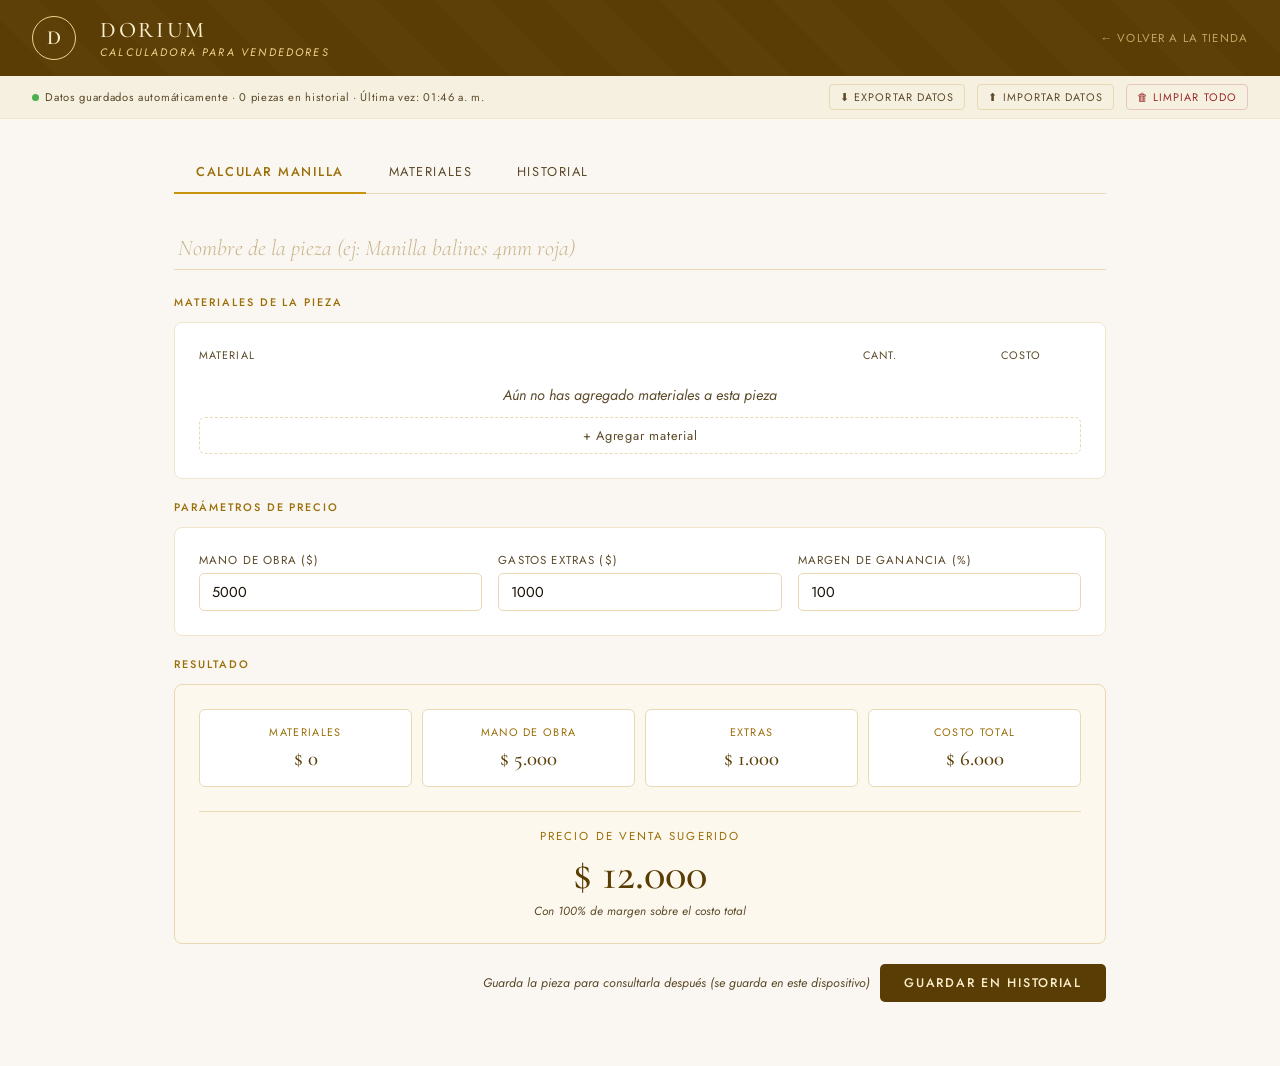
<file: dorium-joyeria-web/dorium/calculadora.html>
<!DOCTYPE html>
<html lang="es">
<head>
<meta charset="UTF-8" />
<meta name="viewport" content="width=device-width, initial-scale=1.0" />
<title>DORIUM — Calculadora de Precios para Vendedores</title>
<meta name="robots" content="noindex" />
<link href="https://fonts.googleapis.com/css2?family=Cormorant+Garamond:ital,wght@0,300;0,400;0,500;0,600;1,300;1,400&family=Jost:wght@300;400;500&display=swap" rel="stylesheet" />
<style>
  *, *::before, *::after { box-sizing: border-box; margin: 0; padding: 0; }

  :root {
    --gold-50:  #fdf8ee;
    --gold-100: #f9edcc;
    --gold-200: #f0d28a;
    --gold-400: #c9940d;
    --gold-600: #9a6e08;
    --gold-800: #5a3d04;
    --gold-900: #3a2602;
    --cream:    #faf7f2;
    --ink:      #1a1309;
    --ink-soft: #5c4a2a;
    --border:   #e8d9b4;
    --border-soft: #f0e6cc;
    --danger:   #9a2a2a;
  }

  html { font-size: 16px; }
  body { font-family: 'Jost', sans-serif; background: var(--cream); color: var(--ink); min-height: 100vh; }

  /* HEADER */
  .site-header {
    background: var(--gold-800);
    padding: 1rem 2rem;
    display: flex;
    align-items: center;
    gap: 1.5rem;
    position: relative;
    overflow: hidden;
  }
  .site-header::after {
    content: '';
    position: absolute; inset: 0;
    background: repeating-linear-gradient(45deg, transparent, transparent 40px, rgba(255,255,255,0.015) 40px, rgba(255,255,255,0.015) 80px);
    pointer-events: none;
  }
  .logo-mark {
    width: 44px; height: 44px;
    border-radius: 50%;
    border: 1.5px solid var(--gold-200);
    display: flex; align-items: center; justify-content: center;
    font-family: 'Cormorant Garamond', serif;
    font-size: 20px; font-weight: 600;
    color: var(--gold-100);
    flex-shrink: 0;
    text-decoration: none;
  }
  .brand-text { flex: 1; }
  .brand-name { font-family: 'Cormorant Garamond', serif; font-size: 1.4rem; font-weight: 500; color: var(--gold-100); letter-spacing: 0.12em; }
  .brand-tagline { font-size: 0.68rem; color: var(--gold-200); letter-spacing: 0.2em; text-transform: uppercase; margin-top: 1px; font-style: italic; }
  .header-back { font-size: 0.72rem; letter-spacing: 0.1em; text-transform: uppercase; color: var(--gold-200); text-decoration: none; opacity: 0.7; transition: opacity 0.2s; }
  .header-back:hover { opacity: 1; }

  /* STORAGE INDICATOR */
  .storage-bar {
    background: rgba(201,148,13,0.08);
    border-bottom: 1px solid var(--border-soft);
    padding: 0.5rem 2rem;
    display: flex;
    align-items: center;
    justify-content: space-between;
    font-size: 0.7rem;
    color: var(--ink-soft);
    letter-spacing: 0.06em;
    gap: 1rem;
    flex-wrap: wrap;
  }
  .storage-status { display: flex; align-items: center; gap: 0.4rem; }
  .storage-dot { width: 7px; height: 7px; border-radius: 50%; background: #4caf50; flex-shrink: 0; }
  .storage-dot.warn { background: var(--gold-400); }
  .storage-actions { display: flex; gap: 0.75rem; }
  .storage-btn {
    font-family: 'Jost', sans-serif;
    font-size: 0.68rem;
    letter-spacing: 0.1em;
    text-transform: uppercase;
    padding: 4px 10px;
    background: none;
    border: 1px solid var(--border);
    border-radius: 4px;
    cursor: pointer;
    color: var(--ink-soft);
    transition: all 0.15s;
  }
  .storage-btn:hover { border-color: var(--gold-400); color: var(--gold-600); }
  .storage-btn.danger { border-color: #e8c5c5; color: var(--danger); }
  .storage-btn.danger:hover { background: #fdf0f0; }

  /* LAYOUT */
  .app { max-width: 980px; margin: 0 auto; padding: 2rem 1.5rem 4rem; }

  /* TABS */
  .tabs { display: flex; gap: 0; border-bottom: 1.5px solid var(--border); margin-bottom: 2rem; }
  .tab {
    padding: 0.7rem 1.4rem;
    font-family: 'Jost', sans-serif; font-size: 0.8rem;
    letter-spacing: 0.12em; text-transform: uppercase; font-weight: 400;
    cursor: pointer; border: none; background: none; color: var(--ink-soft);
    border-bottom: 2px solid transparent; margin-bottom: -1.5px;
    transition: color 0.2s, border-color 0.2s;
  }
  .tab:hover { color: var(--gold-600); }
  .tab.active { color: var(--gold-600); border-bottom-color: var(--gold-400); font-weight: 500; }

  /* PANEL */
  .panel { display: none; }
  .panel.active { display: block; }

  /* SECTION LABELS */
  .section-label { font-size: 0.68rem; letter-spacing: 0.18em; text-transform: uppercase; color: var(--gold-600); font-weight: 500; margin-bottom: 0.75rem; }

  /* CARD */
  .card { background: white; border: 1px solid var(--border-soft); border-radius: 8px; padding: 1.5rem; margin-bottom: 1.25rem; }
  .card-gold { background: var(--gold-50); border-color: var(--border); }

  /* INGREDIENTS */
  .ingredient-row { display: grid; grid-template-columns: 1fr 70px 100px 32px; gap: 8px; align-items: center; margin-bottom: 8px; }
  .ingredient-row select, .ingredient-row input[type=number] {
    font-family: 'Jost', sans-serif; font-size: 0.82rem; padding: 7px 8px;
    border: 1px solid var(--border); border-radius: 5px; background: white; color: var(--ink);
    outline: none; transition: border-color 0.15s; width: 100%; min-width: 0;
  }
  .ingredient-row select:focus, .ingredient-row input:focus { border-color: var(--gold-400); }
  .ing-cost { font-size: 0.82rem; color: var(--ink-soft); text-align: right; font-variant-numeric: tabular-nums; }
  .btn-remove {
    background: none; border: none; cursor: pointer; font-size: 1rem; color: #bbb;
    display: flex; align-items: center; justify-content: center;
    transition: color 0.15s; width: 28px; height: 28px; border-radius: 4px;
  }
  .btn-remove:hover { color: var(--danger); background: #fdf0f0; }
  .ing-header { display: grid; grid-template-columns: 1fr 70px 100px 32px; gap: 8px; margin-bottom: 6px; }
  .ing-header span { font-size: 0.68rem; letter-spacing: 0.1em; text-transform: uppercase; color: var(--ink-soft); }
  .btn-add-ing {
    width: 100%; padding: 8px; background: none; border: 1.5px dashed var(--border); border-radius: 6px;
    font-family: 'Jost', sans-serif; font-size: 0.8rem; color: var(--ink-soft); cursor: pointer;
    margin-top: 4px; letter-spacing: 0.06em; transition: all 0.15s;
  }
  .btn-add-ing:hover { border-color: var(--gold-400); color: var(--gold-600); }

  /* CONFIG */
  .config-grid { display: grid; grid-template-columns: repeat(3, 1fr); gap: 1rem; }
  .field { display: flex; flex-direction: column; gap: 5px; }
  .field label { font-size: 0.72rem; letter-spacing: 0.1em; text-transform: uppercase; color: var(--ink-soft); }
  .field input, .field select {
    font-family: 'Jost', sans-serif; font-size: 0.9rem; padding: 8px 12px;
    border: 1px solid var(--border); border-radius: 5px; background: white; color: var(--ink);
    outline: none; transition: border-color 0.15s;
  }
  .field input:focus { border-color: var(--gold-400); }

  /* RESULT */
  .result-metrics { display: grid; grid-template-columns: repeat(4, 1fr); gap: 10px; margin-bottom: 1.5rem; }
  .metric { background: white; border: 1px solid var(--border); border-radius: 6px; padding: 0.9rem 1rem; text-align: center; }
  .metric-label { font-size: 0.68rem; letter-spacing: 0.12em; text-transform: uppercase; color: var(--gold-600); margin-bottom: 6px; }
  .metric-value { font-family: 'Cormorant Garamond', serif; font-size: 1.3rem; font-weight: 500; color: var(--gold-800); }
  .result-price-wrap { text-align: center; padding-top: 1rem; border-top: 1px solid var(--border); }
  .result-price-label { font-size: 0.72rem; letter-spacing: 0.18em; text-transform: uppercase; color: var(--gold-600); margin-bottom: 8px; }
  .result-price { font-family: 'Cormorant Garamond', serif; font-size: 2.8rem; font-weight: 500; color: var(--gold-800); line-height: 1; }
  .result-note { font-size: 0.74rem; color: var(--ink-soft); margin-top: 6px; font-style: italic; }

  /* BUTTONS */
  .btn-primary {
    font-family: 'Jost', sans-serif; font-size: 0.78rem; letter-spacing: 0.14em; text-transform: uppercase;
    font-weight: 500; padding: 10px 24px; background: var(--gold-800); color: var(--gold-100);
    border: none; border-radius: 5px; cursor: pointer; transition: background 0.15s;
  }
  .btn-primary:hover { background: var(--gold-900); }
  .btn-secondary {
    font-family: 'Jost', sans-serif; font-size: 0.78rem; letter-spacing: 0.1em; text-transform: uppercase;
    padding: 8px 16px; background: white; color: var(--ink-soft); border: 1px solid var(--border);
    border-radius: 5px; cursor: pointer; transition: all 0.15s;
  }
  .btn-secondary:hover { border-color: var(--gold-400); color: var(--gold-600); }
  .btn-danger {
    font-family: 'Jost', sans-serif; font-size: 0.75rem; padding: 5px 12px;
    background: none; border: 1px solid #e8c5c5; color: var(--danger);
    border-radius: 4px; cursor: pointer; transition: all 0.15s;
  }
  .btn-danger:hover { background: #fdf0f0; }

  /* MATERIALS TABLE */
  .mat-table-wrap { overflow-x: auto; margin-bottom: 1.5rem; }
  table { width: 100%; border-collapse: collapse; font-size: 0.84rem; }
  thead th { text-align: left; padding: 8px 12px; font-size: 0.68rem; letter-spacing: 0.12em; text-transform: uppercase; color: var(--ink-soft); font-weight: 400; border-bottom: 1.5px solid var(--border); }
  tbody td { padding: 9px 12px; border-bottom: 1px solid var(--border-soft); color: var(--ink); vertical-align: middle; }
  tbody tr:hover td { background: var(--gold-50); }
  .badge { display: inline-block; padding: 2px 8px; border-radius: 20px; font-size: 0.7rem; background: var(--gold-100); color: var(--gold-800); border: 1px solid var(--gold-200); letter-spacing: 0.05em; }

  /* ADD FORM */
  .add-form { background: var(--gold-50); border: 1px solid var(--border); border-radius: 8px; padding: 1.25rem; }
  .add-form-title { font-family: 'Cormorant Garamond', serif; font-size: 1rem; font-weight: 500; color: var(--gold-800); margin-bottom: 1rem; letter-spacing: 0.04em; }
  .add-form-grid { display: grid; grid-template-columns: 2fr 1fr 1fr 1.5fr auto; gap: 10px; align-items: end; }

  /* HISTORY */
  .history-item { display: flex; align-items: center; gap: 1rem; padding: 1rem; border-bottom: 1px solid var(--border-soft); transition: background 0.12s; }
  .history-item:hover { background: var(--gold-50); }
  .history-name { font-size: 0.9rem; font-weight: 500; color: var(--ink); }
  .history-sub { font-size: 0.74rem; color: var(--ink-soft); margin-top: 2px; }
  .history-price { font-family: 'Cormorant Garamond', serif; font-size: 1.3rem; font-weight: 500; color: var(--gold-800); min-width: 120px; text-align: right; }
  .history-date { font-size: 0.72rem; color: var(--ink-soft); min-width: 80px; text-align: right; }

  /* MANILLA NAME INPUT */
  .manilla-name-input {
    font-family: 'Cormorant Garamond', serif; font-size: 1.4rem; font-weight: 300; font-style: italic;
    padding: 8px 4px; border: none; border-bottom: 1.5px solid var(--border); background: none;
    color: var(--ink); width: 100%; outline: none; margin-bottom: 1.5rem; transition: border-color 0.2s;
  }
  .manilla-name-input:focus { border-bottom-color: var(--gold-400); }
  .manilla-name-input::placeholder { color: #c8b48a; }

  /* EMPTY STATE */
  .empty { text-align: center; padding: 3rem 1rem; color: var(--ink-soft); font-style: italic; font-size: 0.9rem; }

  /* SAVE ROW */
  .save-row { display: flex; justify-content: flex-end; margin-top: 1rem; gap: 10px; align-items: center; }
  .save-note { font-size: 0.78rem; color: var(--ink-soft); font-style: italic; }

  /* TOAST */
  .toast {
    position: fixed; bottom: 2rem; right: 2rem;
    background: var(--gold-800); color: var(--gold-100);
    font-family: 'Jost', sans-serif; font-size: 0.82rem; letter-spacing: 0.06em;
    padding: 10px 20px; border-radius: 6px;
    opacity: 0; transform: translateY(10px); transition: opacity 0.25s, transform 0.25s;
    pointer-events: none; z-index: 999;
  }
  .toast.show { opacity: 1; transform: translateY(0); }

  @media (max-width: 640px) {
    .app { padding: 1.25rem 1rem 3rem; }
    .result-metrics { grid-template-columns: 1fr 1fr; }
    .config-grid { grid-template-columns: 1fr 1fr; }
    .add-form-grid { grid-template-columns: 1fr 1fr; }
    .tab { padding: 0.6rem 0.9rem; font-size: 0.72rem; letter-spacing: 0.06em; }
    .history-item { flex-wrap: wrap; gap: 6px; }
    .history-price { min-width: unset; }
    .history-date { display: none; }
    .storage-bar { flex-direction: column; align-items: flex-start; }
  }
  @media (max-width: 480px) {
    .ing-header { display: none; }
    .ingredient-row {
      grid-template-columns: 1fr 40px; grid-template-rows: auto auto; gap: 6px;
      background: var(--gold-50); border: 1px solid var(--border-soft);
      border-radius: 8px; padding: 10px; margin-bottom: 10px;
    }
    .ingredient-row select { grid-column: 1/2; grid-row: 1; font-size: 0.9rem; padding: 9px 10px; }
    .btn-remove { grid-column: 2/3; grid-row: 1; justify-self: end; }
    .ingredient-row input[type=number] { grid-column: 1/2; grid-row: 2; width: 100px; font-size: 0.9rem; }
    .ing-cost { grid-column: 2/3; grid-row: 2; text-align: right; font-size: 0.85rem; font-weight: 500; color: var(--gold-800); align-self: center; }
    .config-grid { grid-template-columns: 1fr; }
    .add-form-grid { grid-template-columns: 1fr; }
    .result-metrics { grid-template-columns: 1fr 1fr; }
  }
</style>
</head>
<body>

<header class="site-header">
  <a href="index.html" class="logo-mark" title="Volver al inicio">D</a>
  <div class="brand-text">
    <div class="brand-name">DORIUM</div>
    <div class="brand-tagline">Calculadora para vendedores</div>
  </div>
  <a href="index.html" class="header-back">← Volver a la tienda</a>
</header>

<!-- Barra de estado de guardado -->
<div class="storage-bar" id="storagebar">
  <div class="storage-status">
    <div class="storage-dot" id="storageDot"></div>
    <span id="storageText">Cargando datos guardados…</span>
  </div>
  <div class="storage-actions">
    <button class="storage-btn" onclick="exportarDatos()">⬇ Exportar datos</button>
    <button class="storage-btn" onclick="importarDatos()">⬆ Importar datos</button>
    <button class="storage-btn danger" onclick="limpiarTodo()">🗑 Limpiar todo</button>
  </div>
</div>

<main class="app">
  <div class="tabs">
    <button class="tab active" onclick="showTab('calc')">Calcular manilla</button>
    <button class="tab" onclick="showTab('materiales')">Materiales</button>
    <button class="tab" onclick="showTab('historial')">Historial</button>
  </div>

  <!-- ═══ CALCULAR ═══ -->
  <div id="tab-calc" class="panel active">
    <input class="manilla-name-input" id="manilla-name" placeholder="Nombre de la pieza (ej: Manilla balines 4mm roja)" />

    <div class="section-label">Materiales de la pieza</div>
    <div class="card">
      <div class="ing-header">
        <span>Material</span><span>Cant.</span>
        <span style="text-align:right">Costo</span><span></span>
      </div>
      <div id="ing-list"></div>
      <button class="btn-add-ing" onclick="addIngredient()">+ Agregar material</button>
    </div>

    <div class="section-label">Parámetros de precio</div>
    <div class="card">
      <div class="config-grid">
        <div class="field">
          <label>Mano de obra ($)</label>
          <input type="number" id="cfg-labor" value="5000" min="0" oninput="recalc()" />
        </div>
        <div class="field">
          <label>Gastos extras ($)</label>
          <input type="number" id="cfg-extra" value="1000" min="0" oninput="recalc()" />
        </div>
        <div class="field">
          <label>Margen de ganancia (%)</label>
          <input type="number" id="cfg-margin" value="100" min="0" oninput="recalc()" />
        </div>
      </div>
    </div>

    <div class="section-label">Resultado</div>
    <div class="card card-gold">
      <div class="result-metrics">
        <div class="metric">
          <div class="metric-label">Materiales</div>
          <div class="metric-value" id="r-mat">$0</div>
        </div>
        <div class="metric">
          <div class="metric-label">Mano de obra</div>
          <div class="metric-value" id="r-labor">$0</div>
        </div>
        <div class="metric">
          <div class="metric-label">Extras</div>
          <div class="metric-value" id="r-extra">$0</div>
        </div>
        <div class="metric">
          <div class="metric-label">Costo total</div>
          <div class="metric-value" id="r-cost">$0</div>
        </div>
      </div>
      <div class="result-price-wrap">
        <div class="result-price-label">Precio de venta sugerido</div>
        <div class="result-price" id="r-price">$0</div>
        <div class="result-note" id="r-note">Con 100% de margen sobre el costo total</div>
      </div>
    </div>

    <div class="save-row">
      <span class="save-note">Guarda la pieza para consultarla después (se guarda en este dispositivo)</span>
      <button class="btn-primary" onclick="saveManilla()">Guardar en historial</button>
    </div>
  </div>

  <!-- ═══ MATERIALES ═══ -->
  <div id="tab-materiales" class="panel">
    <div class="section-label">Materiales registrados</div>
    <div class="card" style="padding:0; overflow:hidden;">
      <div class="mat-table-wrap">
        <table>
          <thead>
            <tr>
              <th>Material</th><th>Tipo</th><th>Cant. paquete</th>
              <th>Precio paquete</th><th>Precio unitario</th><th></th>
            </tr>
          </thead>
          <tbody id="mat-tbody"></tbody>
        </table>
      </div>
    </div>

    <div class="add-form">
      <div class="add-form-title">Agregar nuevo material</div>
      <div class="add-form-grid">
        <div class="field">
          <label>Nombre del material</label>
          <input type="text" id="new-name" placeholder="Ej: Balín liso" />
        </div>
        <div class="field">
          <label>Tipo / Tamaño</label>
          <input type="text" id="new-tipo" placeholder="Ej: 4MM" />
        </div>
        <div class="field">
          <label>Cantidad en paquete</label>
          <input type="number" id="new-qty" value="10" min="1" />
        </div>
        <div class="field">
          <label>Precio del paquete ($)</label>
          <input type="number" id="new-price" placeholder="0" min="0" />
        </div>
        <button class="btn-primary" onclick="addMaterial()" style="height:38px; align-self:end;">Agregar</button>
      </div>
    </div>
  </div>

  <!-- ═══ HISTORIAL ═══ -->
  <div id="tab-historial" class="panel">
    <div class="section-label">Piezas guardadas</div>
    <div class="card" style="padding:0; overflow:hidden;">
      <div id="history-list"></div>
    </div>
  </div>
</main>

<div class="toast" id="toast"></div>

<!-- Input oculto para importar -->
<input type="file" id="importFile" accept=".json" style="display:none" onchange="procesarImporte(event)" />

<script>
/* ═══════════════════════════════════════════════════════════
   DORIUM — Calculadora con persistencia localStorage
   Los datos se guardan AUTOMÁTICAMENTE en el navegador.
   No se pierden al cerrar la pestaña.
   ═══════════════════════════════════════════════════════════ */

const LS_MATERIALS = 'dorium_materials';
const LS_HISTORY   = 'dorium_history';
const LS_NEXTID    = 'dorium_nextid';

/* ── MATERIALES POR DEFECTO ── */
const DEFAULT_MATERIALS = [
  {id:1,  name:"Hilo coreano/chino",       tipo:"",    qty:2,  price:16000},
  {id:2,  name:"Balines lisos",            tipo:"3MM", qty:10, price:175000},
  {id:3,  name:"Balines lisos",            tipo:"4MM", qty:10, price:336000},
  {id:4,  name:"Balines lisos",            tipo:"5MM", qty:10, price:489000},
  {id:5,  name:"Balines diamantados",      tipo:"3MM", qty:10, price:175000},
  {id:6,  name:"Balines diamantados",      tipo:"4MM", qty:10, price:336000},
  {id:7,  name:"Balines diamantados",      tipo:"5MM", qty:10, price:489000},
  {id:8,  name:"Balín diamantado unitario",tipo:"3MM", qty:1,  price:22000},
  {id:9,  name:"Balín diamantado unitario",tipo:"4MM", qty:1,  price:39000},
  {id:10, name:"Balín diamantado unitario",tipo:"5MM", qty:1,  price:53700},
  {id:11, name:"Balín liso unitario",      tipo:"3MM", qty:1,  price:19000},
  {id:12, name:"Balín liso unitario",      tipo:"4MM", qty:1,  price:38000},
  {id:13, name:"Balín liso unitario",      tipo:"5MM", qty:1,  price:58000},
  {id:14, name:"Placa redonda peq.",       tipo:"",    qty:1,  price:160000},
];

/* ── ESTADO ── */
let materials  = [];
let ingredients = [];
let history    = [];
let nextId     = 15;

/* ── PERSISTENCIA ── */
function loadFromStorage() {
  try {
    const savedMats = localStorage.getItem(LS_MATERIALS);
    const savedHist = localStorage.getItem(LS_HISTORY);
    const savedId   = localStorage.getItem(LS_NEXTID);

    materials = savedMats ? JSON.parse(savedMats) : [...DEFAULT_MATERIALS];
    history   = savedHist ? JSON.parse(savedHist) : [];
    nextId    = savedId   ? parseInt(savedId)     : 15;

    updateStorageStatus(true);
  } catch(e) {
    materials = [...DEFAULT_MATERIALS];
    history   = [];
    nextId    = 15;
    updateStorageStatus(false);
  }
}

function saveToStorage() {
  try {
    localStorage.setItem(LS_MATERIALS, JSON.stringify(materials));
    localStorage.setItem(LS_HISTORY,   JSON.stringify(history));
    localStorage.setItem(LS_NEXTID,    String(nextId));
    updateStorageStatus(true);
  } catch(e) {
    console.warn('No se pudo guardar en localStorage:', e);
    updateStorageStatus(false);
  }
}

function updateStorageStatus(ok) {
  const dot  = document.getElementById('storageDot');
  const text = document.getElementById('storageText');
  if (!dot || !text) return;
  if (ok) {
    dot.classList.remove('warn');
    const now = new Date().toLocaleTimeString('es-CO', {hour:'2-digit', minute:'2-digit'});
    text.textContent = `Datos guardados automáticamente · ${history.length} piezas en historial · Última vez: ${now}`;
  } else {
    dot.classList.add('warn');
    text.textContent = 'Advertencia: No se pudieron guardar los datos en este navegador.';
  }
}

/* ── EXPORT / IMPORT ── */
function exportarDatos() {
  const data = { materials, history, nextId, exportDate: new Date().toISOString() };
  const blob = new Blob([JSON.stringify(data, null, 2)], {type:'application/json'});
  const url  = URL.createObjectURL(blob);
  const a    = document.createElement('a');
  a.href = url;
  a.download = `dorium-datos-${new Date().toISOString().slice(0,10)}.json`;
  a.click();
  URL.revokeObjectURL(url);
  showToast('Datos exportados correctamente');
}

function importarDatos() {
  document.getElementById('importFile').click();
}

function procesarImporte(event) {
  const file = event.target.files[0];
  if (!file) return;
  const reader = new FileReader();
  reader.onload = e => {
    try {
      const data = JSON.parse(e.target.result);
      if (!data.materials || !Array.isArray(data.materials)) {
        showToast('Archivo inválido');
        return;
      }
      if (!confirm(`¿Importar ${data.materials.length} materiales y ${(data.history||[]).length} piezas del historial? Se reemplazarán los datos actuales.`)) return;
      materials = data.materials;
      history   = data.history || [];
      nextId    = data.nextId  || 15;
      saveToStorage();
      renderIngredients();
      renderMaterials();
      renderHistory();
      showToast('Datos importados correctamente');
    } catch(err) {
      showToast('Error al leer el archivo');
    }
  };
  reader.readAsText(file);
  event.target.value = '';
}

function limpiarTodo() {
  if (!confirm('¿Estás seguro? Se eliminarán TODOS los materiales e historial. Esta acción no se puede deshacer.')) return;
  localStorage.removeItem(LS_MATERIALS);
  localStorage.removeItem(LS_HISTORY);
  localStorage.removeItem(LS_NEXTID);
  materials  = [...DEFAULT_MATERIALS];
  history    = [];
  nextId     = 15;
  ingredients = [];
  saveToStorage();
  renderMaterials();
  renderIngredients();
  renderHistory();
  showToast('Datos limpiados. Materiales por defecto restaurados.');
}

/* ── FORMATEO ── */
function fmt(n) {
  return new Intl.NumberFormat('es-CO', {
    style:'currency', currency:'COP',
    minimumFractionDigits:0, maximumFractionDigits:0
  }).format(Math.round(n));
}
function matLabel(m) { return m.name + (m.tipo ? ' ' + m.tipo : ''); }
function unitPrice(m) { return m.price / m.qty; }

/* ── TABS ── */
function showTab(tab) {
  document.querySelectorAll('.panel').forEach(p => p.classList.remove('active'));
  document.querySelectorAll('.tab').forEach(t => t.classList.remove('active'));
  document.getElementById('tab-' + tab).classList.add('active');
  document.querySelectorAll('.tab')[['calc','materiales','historial'].indexOf(tab)].classList.add('active');
  if (tab === 'materiales') renderMaterials();
  if (tab === 'historial')  renderHistory();
}

/* ── MATERIALS ── */
function renderMaterials() {
  const tbody = document.getElementById('mat-tbody');
  tbody.innerHTML = '';
  if (!materials.length) {
    tbody.innerHTML = '<tr><td colspan="6" style="text-align:center;padding:2rem;color:#aaa;font-style:italic">No hay materiales registrados</td></tr>';
    return;
  }
  materials.forEach(m => {
    const up = unitPrice(m);
    const tipoCell = m.tipo ? `<span class="badge">${m.tipo}</span>` : '—';
    tbody.innerHTML += `<tr>
      <td>${m.name}</td>
      <td>${tipoCell}</td>
      <td>${m.qty}</td>
      <td>${fmt(m.price)}</td>
      <td>${fmt(up)}</td>
      <td><button class="btn-danger" onclick="deleteMaterial(${m.id})">Eliminar</button></td>
    </tr>`;
  });
}

function addMaterial() {
  const name  = document.getElementById('new-name').value.trim();
  const tipo  = document.getElementById('new-tipo').value.trim();
  const qty   = parseInt(document.getElementById('new-qty').value)    || 1;
  const price = parseFloat(document.getElementById('new-price').value) || 0;
  if (!name)    { showToast('Escribe el nombre del material'); return; }
  if (price <= 0) { showToast('Ingresa un precio válido'); return; }
  materials.push({id: nextId++, name, tipo, qty, price});
  document.getElementById('new-name').value  = '';
  document.getElementById('new-tipo').value  = '';
  document.getElementById('new-qty').value   = '10';
  document.getElementById('new-price').value = '';
  saveToStorage();
  renderMaterials();
  renderIngredients();
  showToast('Material agregado y guardado');
}

function deleteMaterial(id) {
  if (!confirm('¿Eliminar este material?')) return;
  materials   = materials.filter(m => m.id !== id);
  ingredients = ingredients.filter(i => i.matId !== id);
  saveToStorage();
  renderMaterials();
  renderIngredients();
}

/* ── INGREDIENTS ── */
function addIngredient() {
  if (!materials.length) { showToast('Primero agrega materiales en la pestaña Materiales'); return; }
  ingredients.push({matId: materials[0].id, qty: 1});
  renderIngredients();
}

function removeIngredient(idx) {
  ingredients.splice(idx, 1);
  renderIngredients();
}

function updateIngMat(idx, val) {
  ingredients[idx].matId = parseInt(val);
  renderIngredients();
}

function updateIngQty(idx, val) {
  ingredients[idx].qty = Math.max(1, parseInt(val) || 1);
  renderIngredients();
}

function renderIngredients() {
  const list = document.getElementById('ing-list');
  if (!ingredients.length) {
    list.innerHTML = '<div class="empty" style="padding:1rem 0 0.5rem">Aún no has agregado materiales a esta pieza</div>';
    recalc();
    return;
  }
  list.innerHTML = '';
  ingredients.forEach((ing, idx) => {
    const m = materials.find(m => m.id === ing.matId);
    const cost = m ? unitPrice(m) * ing.qty : 0;
    const options = materials.map(mat =>
      `<option value="${mat.id}" ${mat.id === ing.matId ? 'selected' : ''}>${matLabel(mat)}</option>`
    ).join('');
    const row = document.createElement('div');
    row.className = 'ingredient-row';
    row.innerHTML = `
      <select onchange="updateIngMat(${idx}, this.value)">${options}</select>
      <input type="number" min="1" value="${ing.qty}" onchange="updateIngQty(${idx}, this.value)" />
      <span class="ing-cost">${fmt(cost)}</span>
      <button class="btn-remove" onclick="removeIngredient(${idx})" title="Quitar">×</button>
    `;
    list.appendChild(row);
  });
  recalc();
}

/* ── RECALC ── */
function recalc() {
  const matCost = ingredients.reduce((sum, ing) => {
    const m = materials.find(m => m.id === ing.matId);
    return sum + (m ? unitPrice(m) * ing.qty : 0);
  }, 0);
  const labor  = parseFloat(document.getElementById('cfg-labor')?.value)  || 0;
  const extra  = parseFloat(document.getElementById('cfg-extra')?.value)  || 0;
  const margin = parseFloat(document.getElementById('cfg-margin')?.value) || 0;
  const total  = matCost + labor + extra;
  const sale   = total * (1 + margin / 100);

  document.getElementById('r-mat').textContent   = fmt(matCost);
  document.getElementById('r-labor').textContent = fmt(labor);
  document.getElementById('r-extra').textContent = fmt(extra);
  document.getElementById('r-cost').textContent  = fmt(total);
  document.getElementById('r-price').textContent = fmt(sale);
  document.getElementById('r-note').textContent  = `Con ${margin}% de margen sobre el costo total`;
}

/* ── SAVE ── */
function saveManilla() {
  const name = document.getElementById('manilla-name').value.trim() || 'Manilla sin nombre';
  const matCost = ingredients.reduce((sum, ing) => {
    const m = materials.find(m => m.id === ing.matId);
    return sum + (m ? unitPrice(m) * ing.qty : 0);
  }, 0);
  const labor  = parseFloat(document.getElementById('cfg-labor').value)  || 0;
  const extra  = parseFloat(document.getElementById('cfg-extra').value)  || 0;
  const margin = parseFloat(document.getElementById('cfg-margin').value) || 0;
  const total  = matCost + labor + extra;
  const sale   = total * (1 + margin / 100);
  const summary = ingredients.map(ing => {
    const m = materials.find(m => m.id === ing.matId);
    return m ? `${ing.qty}× ${matLabel(m)}` : '';
  }).filter(Boolean).join(', ');

  history.unshift({
    name, matCost, labor, extra, total, sale, margin, summary,
    date: new Date().toLocaleDateString('es-CO', {day:'2-digit', month:'short', year:'numeric'})
  });
  saveToStorage();
  showToast('¡Guardada en el historial!');
  renderHistory();
}

/* ── HISTORY ── */
function renderHistory() {
  const cont = document.getElementById('history-list');
  if (!history.length) {
    cont.innerHTML = '<div class="empty">Aún no has guardado ninguna pieza</div>';
    return;
  }
  cont.innerHTML = history.map((h, i) => `
    <div class="history-item">
      <div style="flex:1">
        <div class="history-name">${h.name}</div>
        <div class="history-sub">${h.summary || '—'}</div>
        <div class="history-sub" style="margin-top:2px">Costo: ${fmt(h.total)} · Margen: ${h.margin}%</div>
      </div>
      <div class="history-price">${fmt(h.sale)}</div>
      <div class="history-date">${h.date}</div>
      <button class="btn-danger" onclick="deleteHistory(${i})">×</button>
    </div>
  `).join('');
}

function deleteHistory(i) {
  if (!confirm('¿Eliminar esta pieza del historial?')) return;
  history.splice(i, 1);
  saveToStorage();
  renderHistory();
}

/* ── TOAST ── */
function showToast(msg) {
  const t = document.getElementById('toast');
  t.textContent = msg;
  t.classList.add('show');
  setTimeout(() => t.classList.remove('show'), 2400);
}

/* ── INIT ── */
loadFromStorage();
renderIngredients();
recalc();
</script>
</body>
</html>
</file>
